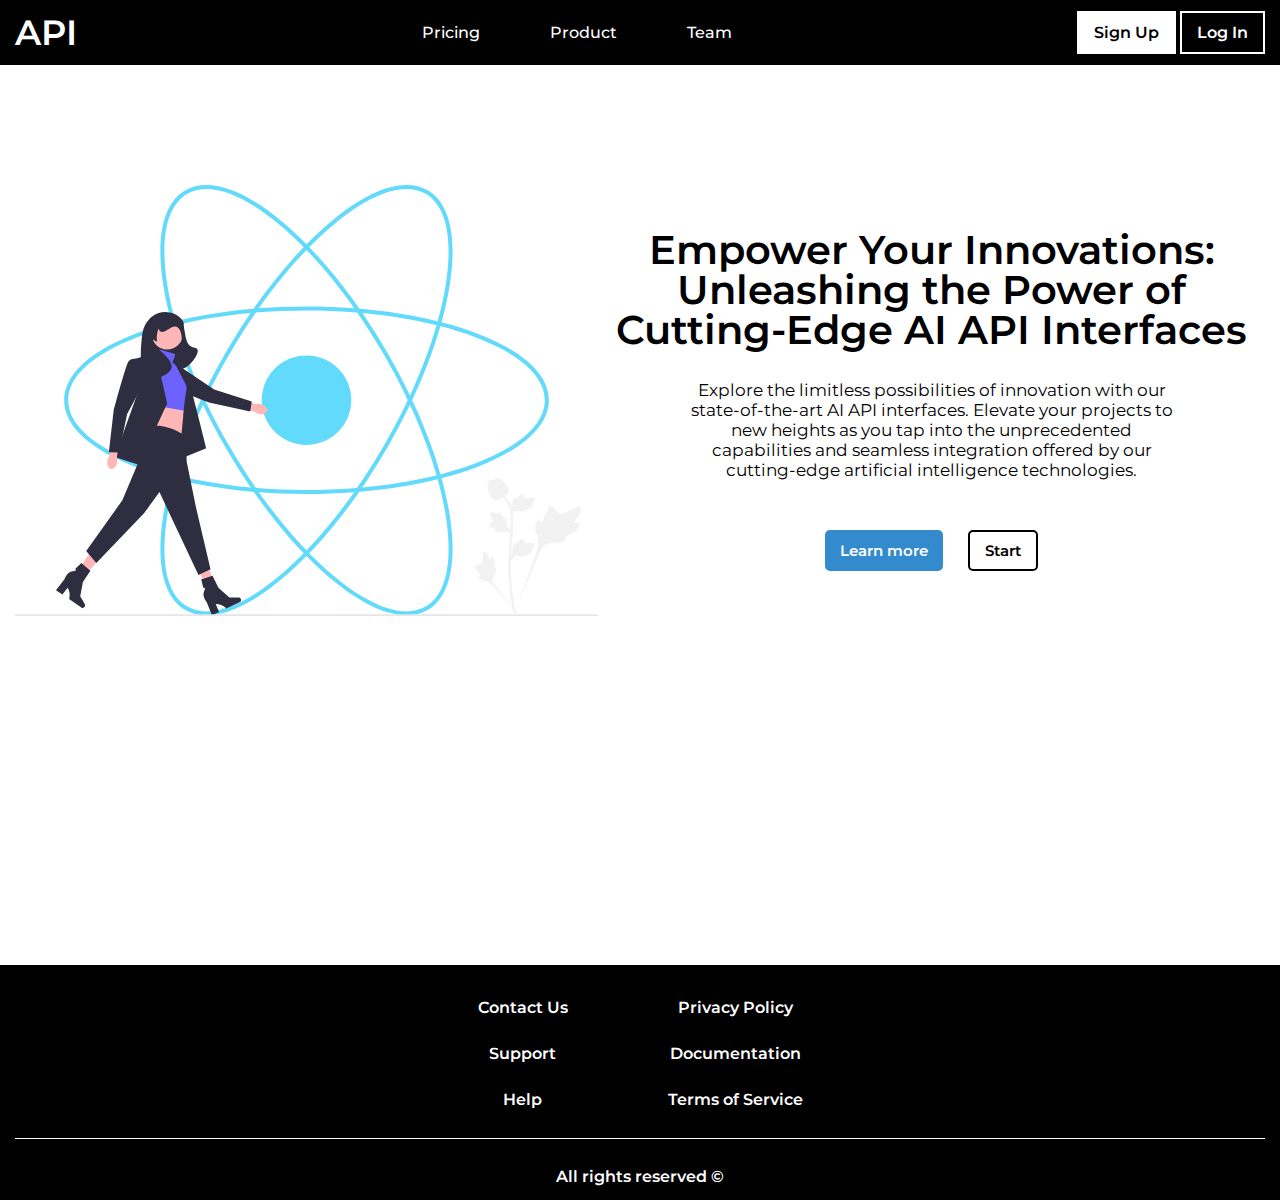
<file: index.html>
<!DOCTYPE html>
<html lang="en">
<head>
    <meta charset="UTF-8">
    <meta name="viewport" content="width=device-width, initial-scale=1.0">
    <link rel="stylesheet" href="style.css">
    <title>Document</title>
</head>
<body>
    <div class="wrapper">
        <header class="header">
            <div class="header__container _container">
                <h2 class="header__title">API</h1>
                <nav class="header__menu menu">
                    <ul class="menu__list">
                        <a class="menu__link" href="pages/pricing.html" target="_blank"><li class="menu__item">Pricing</li></a>
                        <a class="menu__link" href="pages/product.html" target="_blank"><li class="menu__item">Product</li></a>
                        <a class="menu__link" href="pages/team.html" target="_blank"><li class="menu__item">Team</li></a>
                    </ul>
                </nav>
                <div class="header__buttons">
                    <a class="menu__link__sign" href="#">Sign Up</a>
                    <a class="menu__link__login" href="#">Log In</a>
                </div>
                <div class="header__burger">
                    <span></span>
                </div>
            </div>
        </header>

        <main class="main">
            <section class="main__first-block first-block">
                <div class="first-block__container _container">
                    <div class="first__block__row row">
                        <img class="row__image" src="img/imgs/home/01.svg" alt="">
                    </div>
                    <div class="second__block__row row__2">
                        <h1 class="row__2__title">Empower Your Innovations: Unleashing the Power of Cutting-Edge AI API Interfaces</h1>
                        <p class="row__2__description">
                            Explore the limitless possibilities of innovation with our state-of-the-art AI API interfaces. Elevate your projects to new heights as you tap into the unprecedented capabilities and seamless integration offered by our cutting-edge artificial intelligence technologies.
                        </p>
                        <div class="row__2__buttons">
                            <button class="row__2__learn">Learn more</button>
                            <button class="row__2__start">Start</button>
                        </div>
                    </div>
                </div>
            </section>
        </main>


        <footer class="footer">
            <div class="footer__container _container">
                <nav class="footer__menu">
                    <ul class="footer__menu__list">
                        <li class="footer__menu__item">Contact Us</li>
                        <li class="footer__menu__item">Support</li>
                        <li class="footer__menu__item">Help</li>
                    </ul>
                    <ul class="footer__menu__list">
                        <li class="footer__menu__item">Privacy Policy</li>
                        <li class="footer__menu__item">Documentation</li>
                        <li class="footer__menu__item">Terms of Service </li>
                    </ul>
                </nav>
                <hr class="footer__line">
                <p class="footer__copyright">All rights reserved ©</p>
            </div>
        </footer>
    </div>
</body>
</html>
</file>
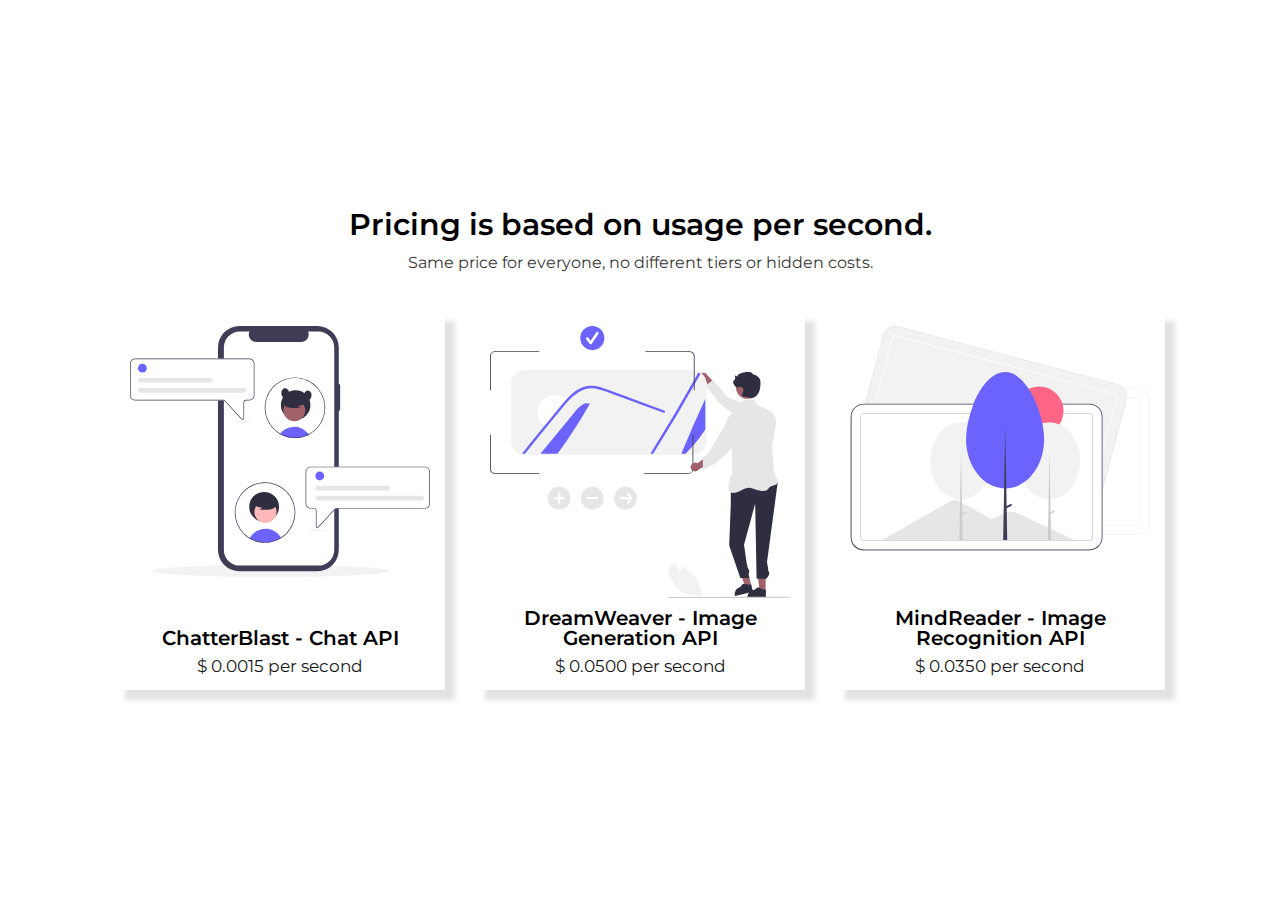
<file: pages/pricing.html>
<!DOCTYPE html>
<html lang="en">
<head>
    <meta charset="UTF-8">
    <meta name="viewport" content="width=device-width, initial-scale=1.0">
    <link rel="stylesheet" href="css/pricing.css">
    <title>Document</title>
</head>
<body>
    <div class="wrapper">
        <section class="pricing__block">
            <div class="pricing__container _container">
                <h2 class="pricing__title">Pricing is based on usage per second.</h2>
                <div class="pricing__subtitle">Same price for everyone, no different tiers or hidden costs.</div>
                <div class="pricing__cards cards">
                    <div class="cards__body">
                        <div class="cards__image">
                            <img class="cards__img" src="../img/imgs/pricing/undraw_chatting_re_j55r.svg" alt="">
                        </div>
                        <div class="cards__text">
                            <div class="cards__title">ChatterBlast - Chat API</div>
                            <div class="cards__subtitle">$ 0.0015 per second</div>
                        </div>
                    </div>
                    <div class="cards__body">
                        <div class="cards__image">
                            <img class="cards__img" src="../img/imgs/pricing/undraw_image_viewer_re_7ejc.svg" alt="">
                        </div>
                        <div class="cards__text">
                            <div class="cards__title">DreamWeaver - Image Generation API</div>
                            <div class="cards__subtitle">$ 0.0500 per second</div>
                        </div>
                    </div>
                    <div class="cards__body last">
                        <div class="cards__image">
                            <img class="cards__img" src="../img/imgs/pricing/undraw_images_re_0kll.svg" alt="">
                        </div>
                        <div class="cards__text">
                            <div class="cards__title">MindReader - Image Recognition API</div>
                            <div class="cards__subtitle">$ 0.0350 per second</div>
                        </div>
                    </div>
                </div>
            </div>
        </section>
    </div>
</body>
</html>
</file>
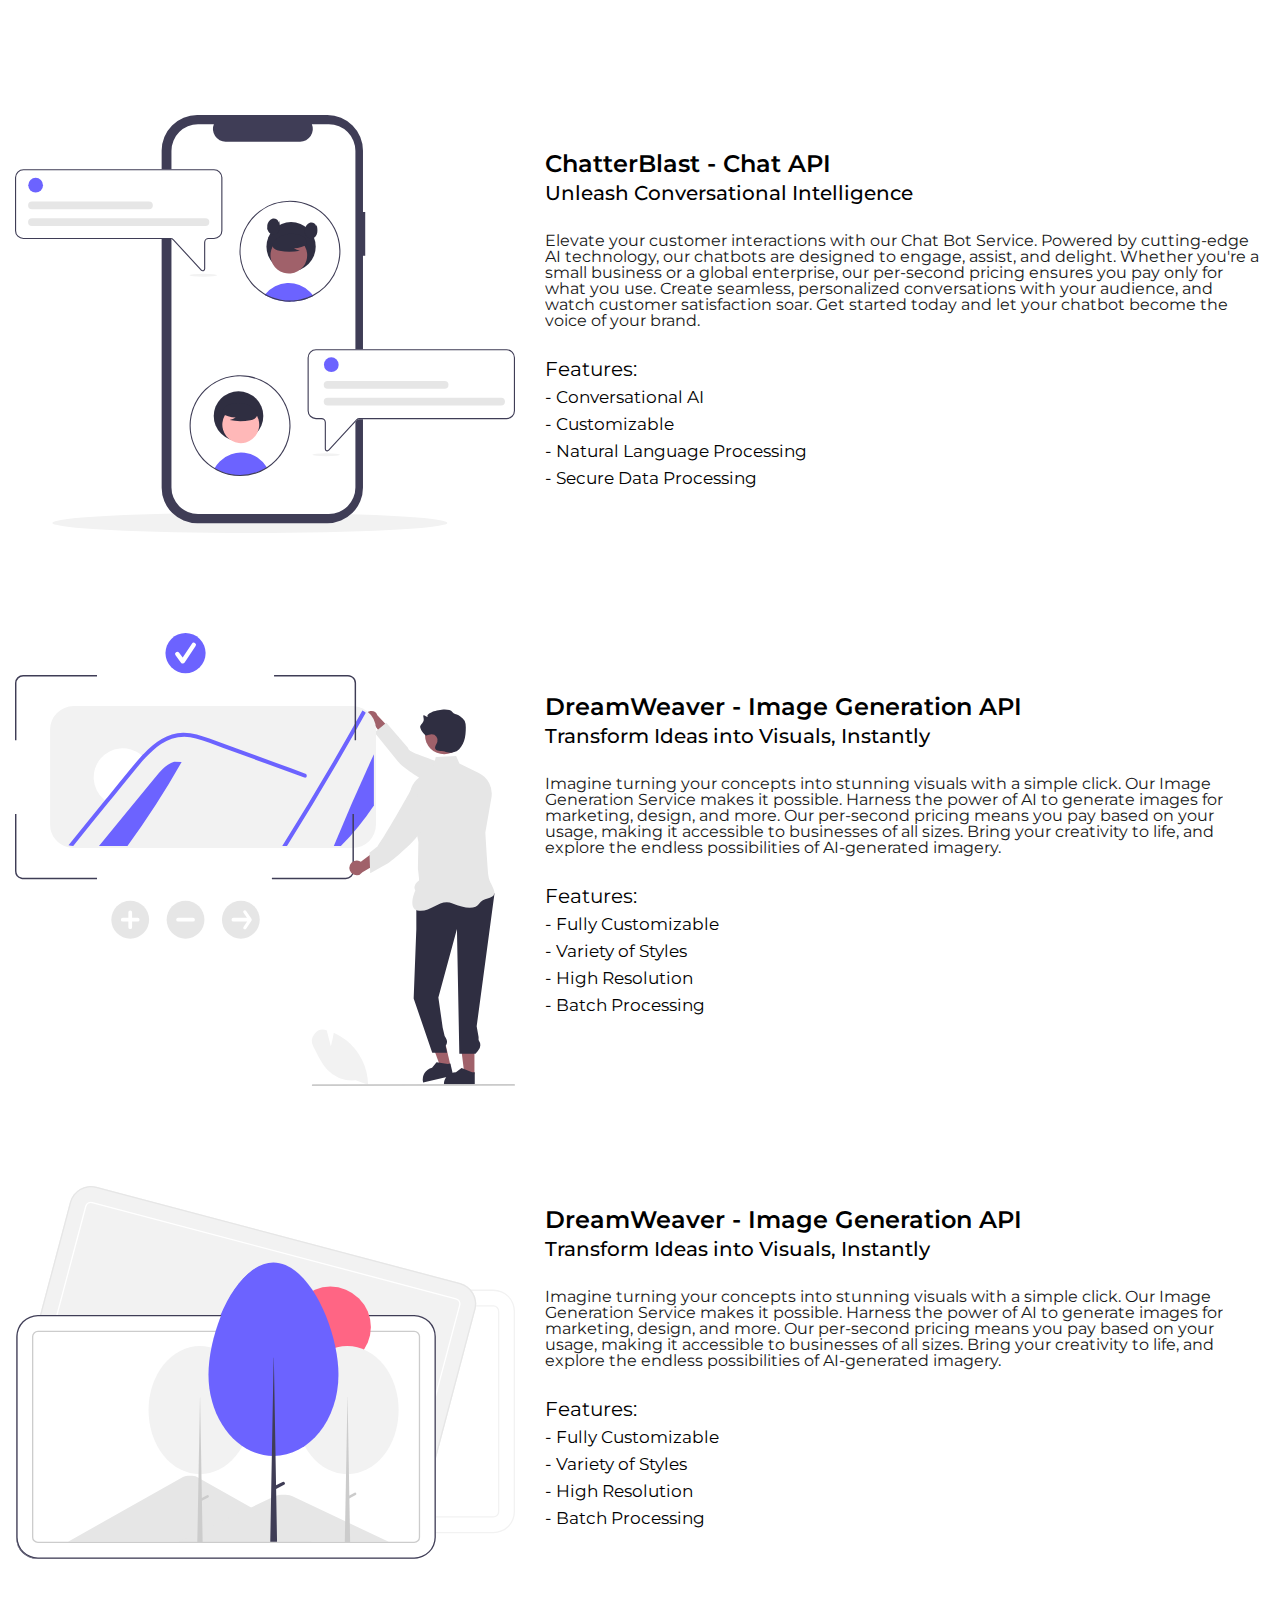
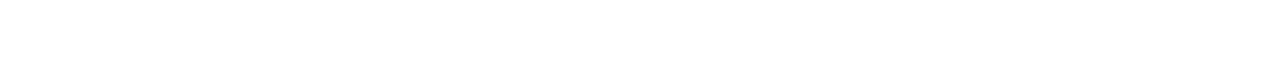
<file: pages/product.html>
<!DOCTYPE html>
<html lang="en">
<head>
    <meta charset="UTF-8">
    <meta name="viewport" content="width=device-width, initial-scale=1.0">
    <link rel="stylesheet" href="css/product.css">
    <title>Document</title>
</head>
<body>
    <div class="wrapper">
        <section class="product__block">
            <div class="product__container _container">
                <div class="product__cards cards">
                    <div class="cards__body">
                        <div class="cards__image">
                            <img src="../img/imgs/product/undraw_chatting_re_j55r.svg" alt="" class="cards__img">
                        </div>
                        <div class="cards__text">
                            <h2 class="cards__title">ChatterBlast - Chat API</h2>
                            <div class="cards__subtitle">Unleash Conversational Intelligence</div>
                            <div class="cards__description">Elevate your customer interactions with our Chat Bot Service.
                                Powered by cutting-edge AI technology, our chatbots are designed to engage, assist, and delight.
                                Whether you're a small business or a global enterprise, our per-second pricing ensures you pay only for what you use.
                                Create seamless, personalized conversations with your audience, and watch customer satisfaction soar.
                                Get started today and let your chatbot become the voice of your brand.</div>
                            <ul class="cards__features">
                                <li class="cards__main__feature">Features:</li>
                                <ul class="cards__sub__features">
                                    <li class="cards__feature">- Conversational AI</li>
                                    <li class="cards__feature">- Customizable</li>
                                    <li class="cards__feature">- Natural Language Processing</li>
                                    <li class="cards__feature">- Secure Data Processing</li>
                                </ul>
                            </ul>
                        </div>
                    </div>
                    <div class="cards__body">
                        <div class="cards__image">
                            <img src="../img/imgs/product/undraw_image_viewer_re_7ejc.svg" alt="" class="cards__img">
                        </div>
                        <div class="cards__text">
                            <h2 class="cards__title">DreamWeaver - Image Generation API</h2>
                            <div class="cards__subtitle">Transform Ideas into Visuals, Instantly</div>
                            <div class="cards__description">Imagine turning your concepts into stunning visuals with a simple click.
                                Our Image Generation Service makes it possible.
                                Harness the power of AI to generate images for marketing, design, and more.
                                Our per-second pricing means you pay based on your usage, making it accessible to businesses of all sizes.
                                Bring your creativity to life, and explore the endless possibilities of AI-generated imagery.</div>
                            <ul class="cards__features">
                                <li class="cards__main__feature">Features:</li>
                                <ul class="cards__sub__features">
                                    <li class="cards__feature">- Fully Customizable</li>
                                    <li class="cards__feature">- Variety of Styles</li>
                                    <li class="cards__feature">- High Resolution</li>
                                    <li class="cards__feature">- Batch Processing</li>
                                </ul>
                            </ul>
                        </div>
                    </div>
                    <div class="cards__body">
                        <div class="cards__image">
                            <img src="../img/imgs/product/undraw_images_re_0kll.svg" alt="" class="cards__img">
                        </div>
                        <div class="cards__text">
                            <h2 class="cards__title">DreamWeaver - Image Generation API</h2>
                            <div class="cards__subtitle">Transform Ideas into Visuals, Instantly</div>
                            <div class="cards__description">Imagine turning your concepts into stunning visuals with a simple click.
                                Our Image Generation Service makes it possible.
                                Harness the power of AI to generate images for marketing, design, and more.
                                Our per-second pricing means you pay based on your usage, making it accessible to businesses of all sizes.
                                Bring your creativity to life, and explore the endless possibilities of AI-generated imagery.</div>
                            <ul class="cards__features">
                                <li class="cards__main__feature">Features:</li>
                                <ul class="cards__sub__features">
                                    <li class="cards__feature">- Fully Customizable</li>
                                    <li class="cards__feature">- Variety of Styles</li>
                                    <li class="cards__feature">- High Resolution</li>
                                    <li class="cards__feature">- Batch Processing</li>
                                </ul>
                            </ul>
                        </div>
                        
                    </div>
                </div>
            </div>
        </section>
    </div>
</body>
</html>
</file>
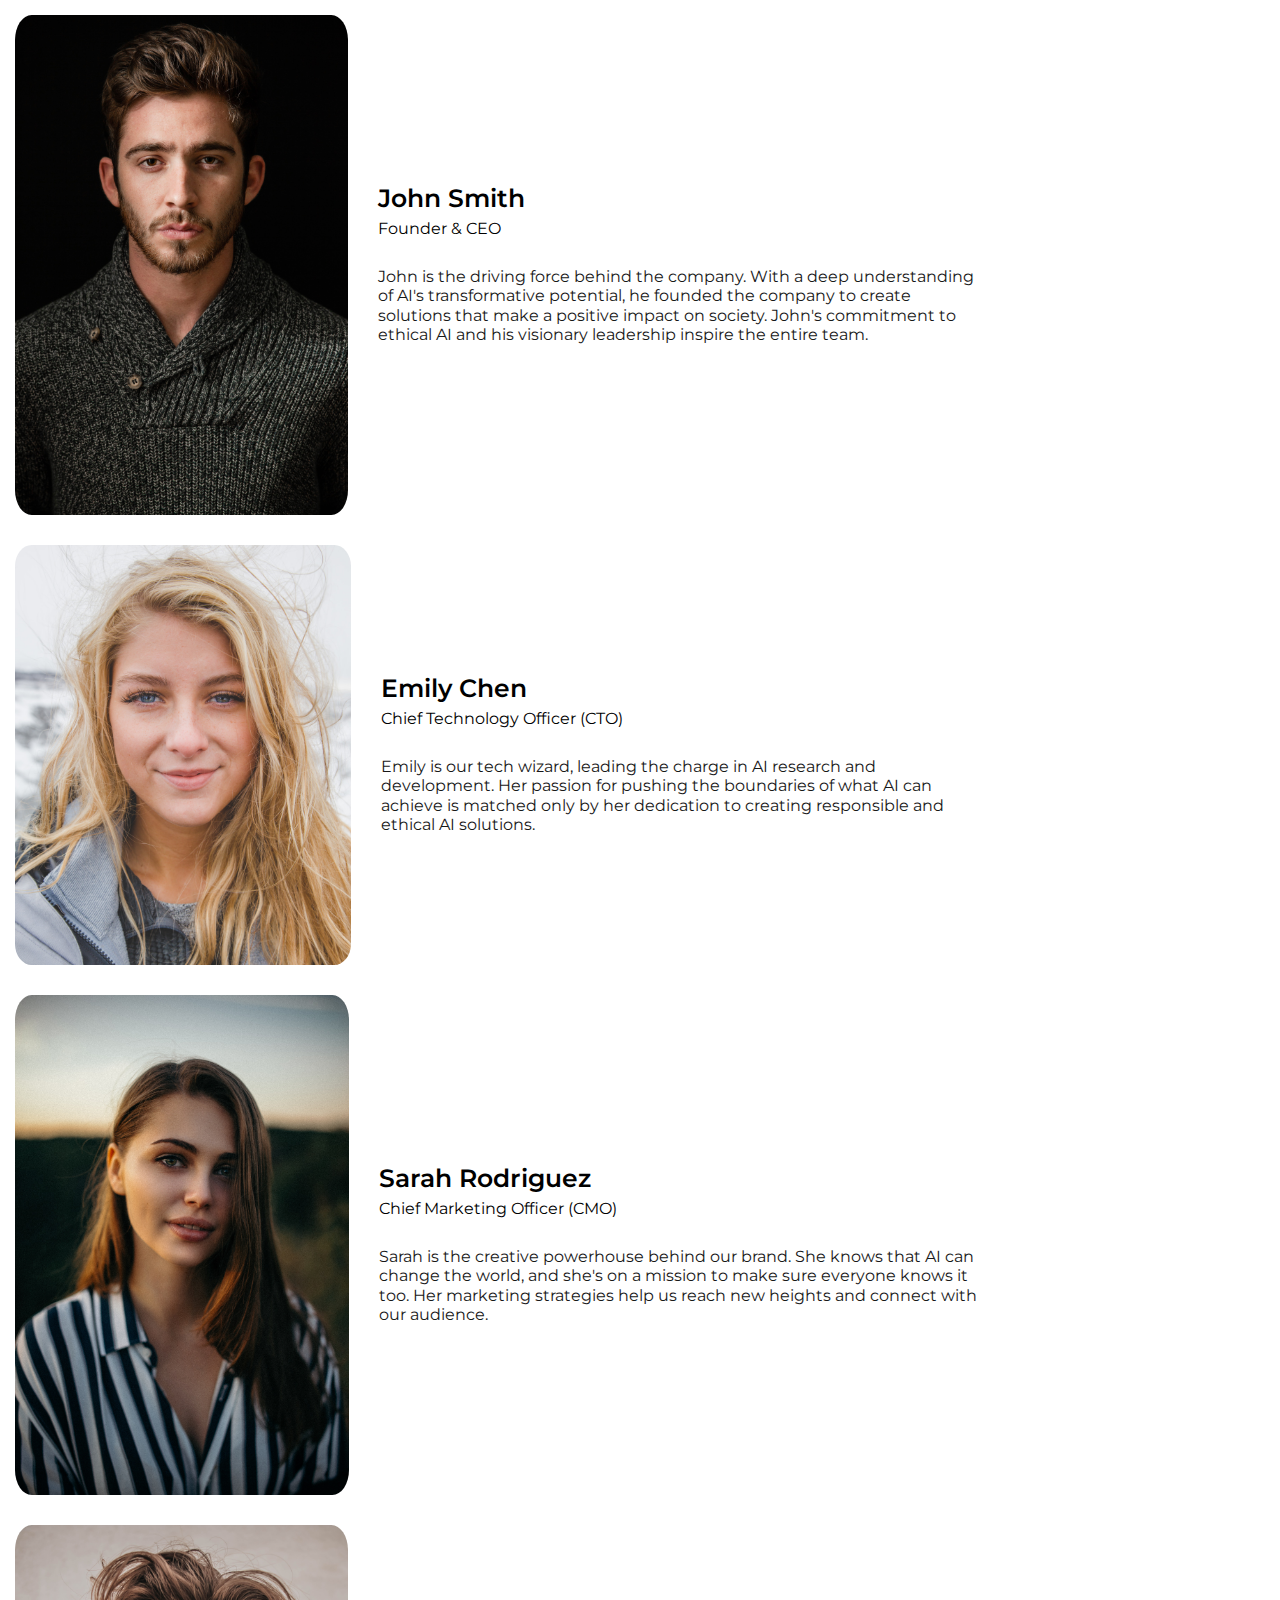
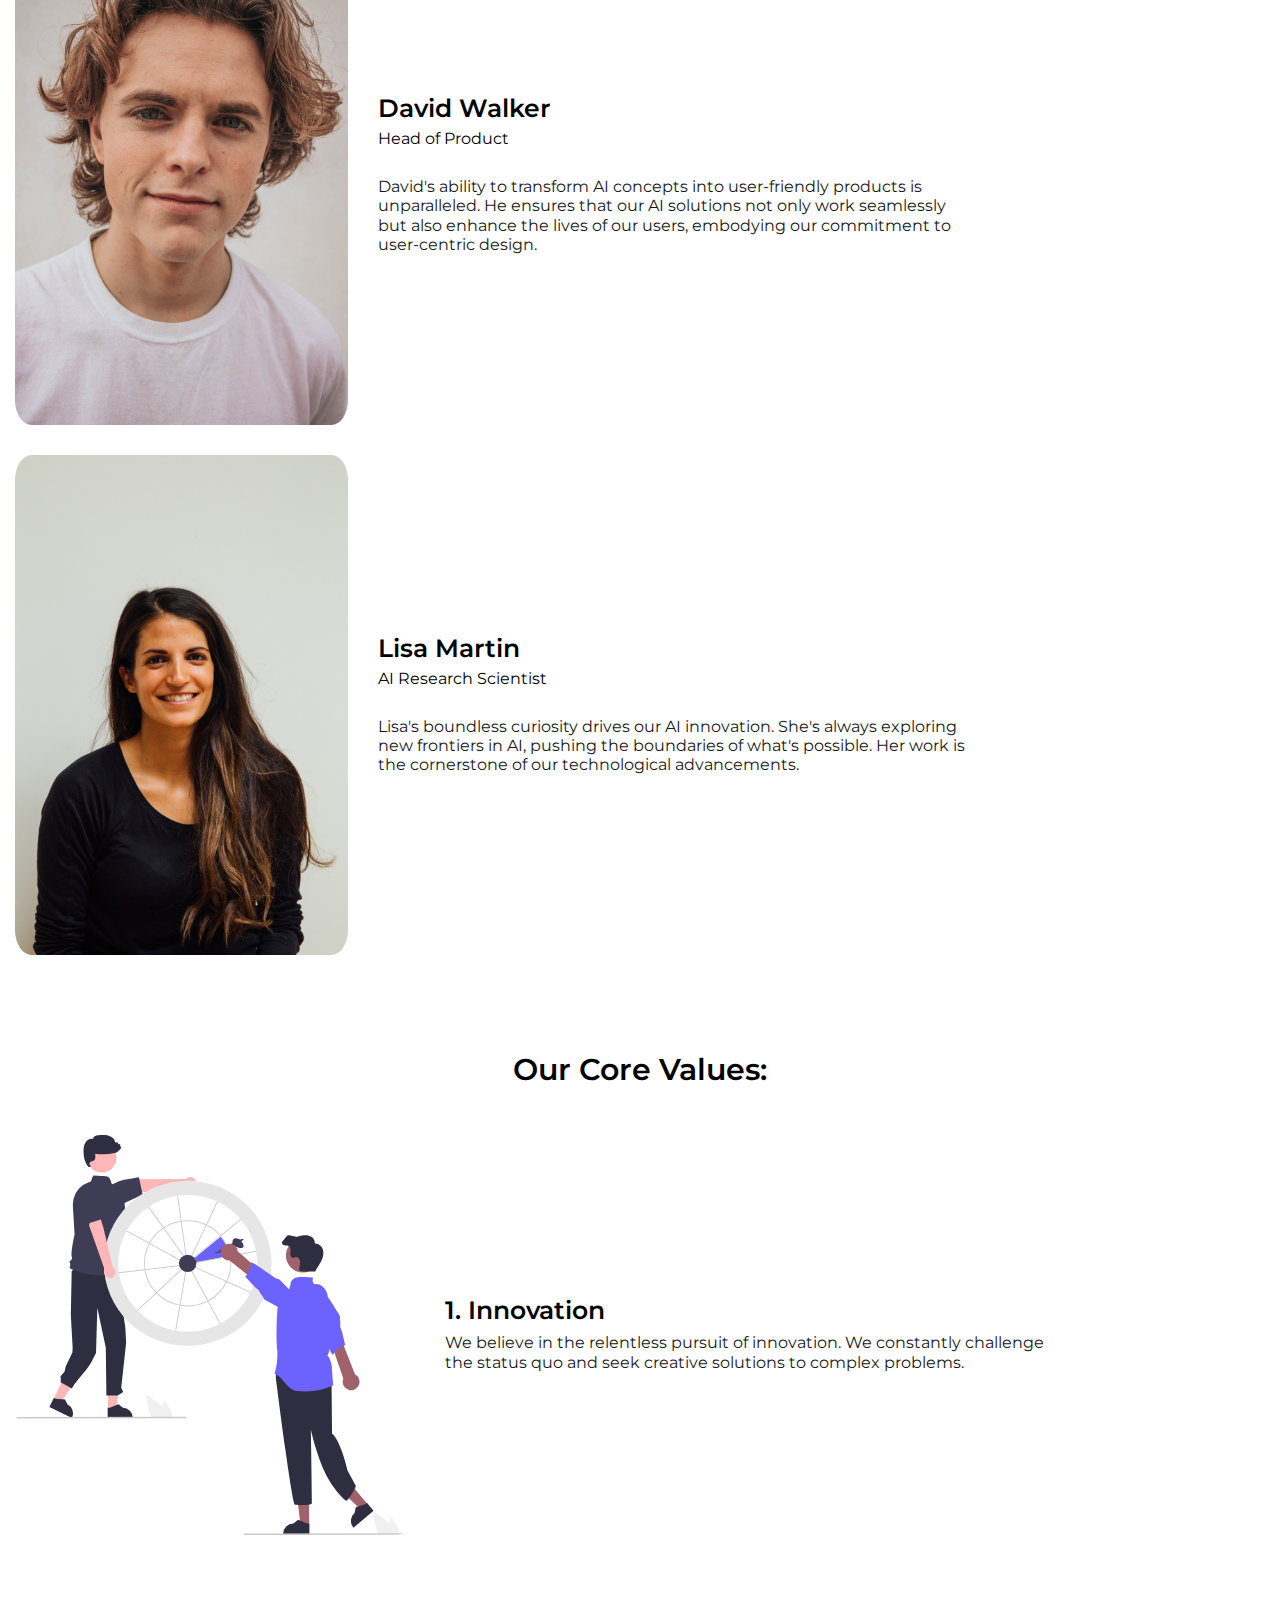
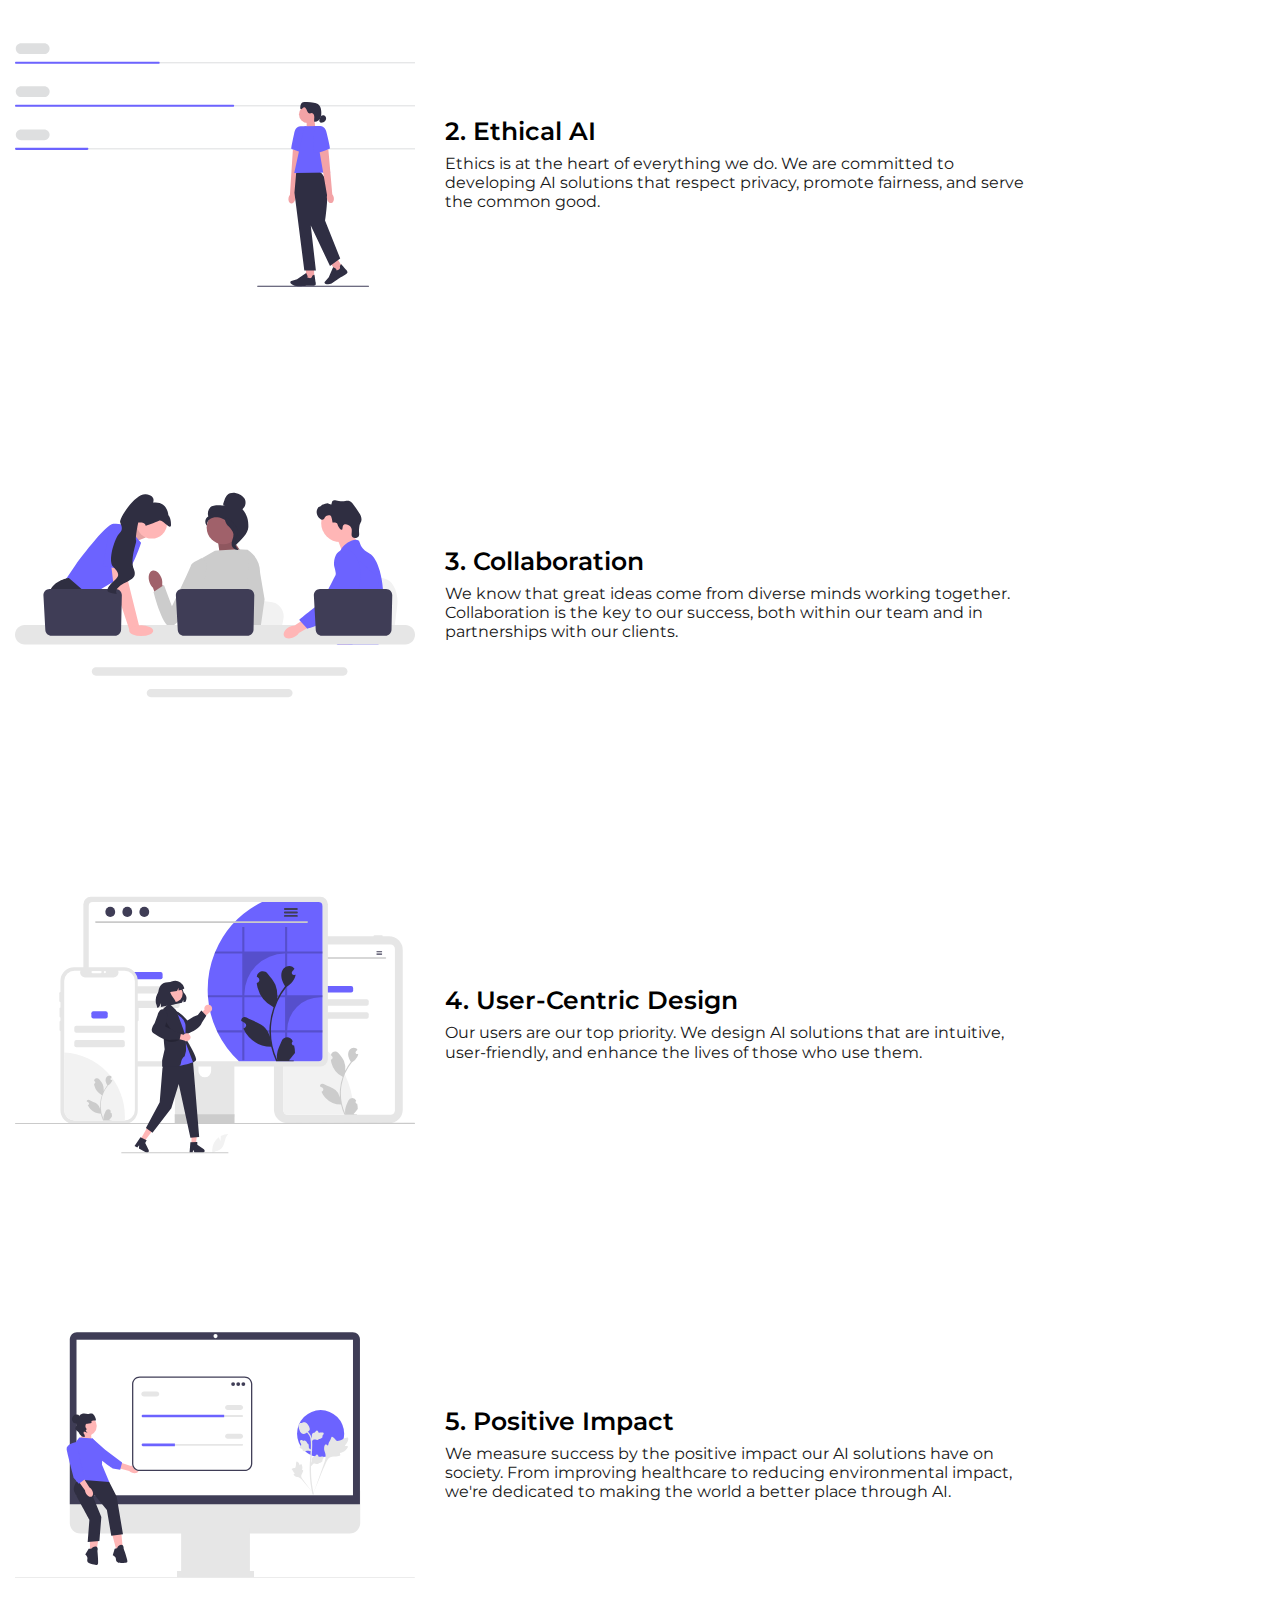
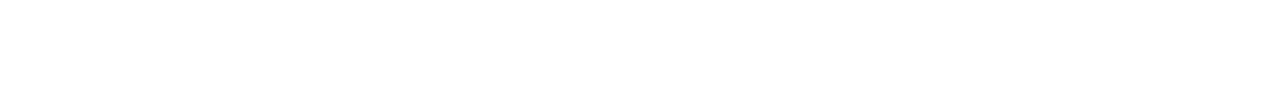
<file: pages/team.html>
<!DOCTYPE html>
<html lang="en">
<head>
    <meta charset="UTF-8">
    <meta name="viewport" content="width=device-width, initial-scale=1.0">
    <link rel="stylesheet" href="css/team.css">
    <title>Document</title>
</head>
<body>
    <div class="wrapper">
        <section class="team__block">
            <div class="team__container _container">
                <div class="team__cards cards">
                    <div class="cards__body">
                        <div class="cards__image">
                            <img src="../img/imgs/team/albert-dera-ILip77SbmOE-unsplash.jpg" alt="" class="cards__img">
                        </div>
                        <div class="cards__text">
                            <div class="cards__name">John Smith</div>
                            <div class="cards__rank">Founder & CEO</div>
                            <div class="cards__description">John is the driving force behind the company. With a deep understanding of AI's transformative potential, he founded the company to create solutions that make a positive impact on society. John's commitment to ethical AI and his visionary leadership inspire the entire team.
                            </div>
                        </div>
                    </div>
                    <div class="cards__body">
                        <div class="cards__image">
                            <img src="../img/imgs/team/connor-wilkins-2crxTr4jCkc-unsplash.jpg" alt="" class="cards__img img__1">
                        </div>
                        <div class="cards__text">
                            <div class="cards__name">Emily Chen</div>
                            <div class="cards__rank">Chief Technology Officer (CTO)</div>
                            <div class="cards__description">Emily is our tech wizard, leading the charge in AI research and development. Her passion for pushing the boundaries of what AI can achieve is matched only by her dedication to creating responsible and ethical AI solutions.
                            </div>
                        </div>
                    </div>
                    <div class="cards__body">
                        <div class="cards__image">
                            <img src="../img/imgs/team/stefan-stefancik-QXevDflbl8A-unsplash.jpg" alt="" class="cards__img">
                        </div>
                        <div class="cards__text">
                            <div class="cards__name">Sarah Rodriguez</div>
                            <div class="cards__rank">Chief Marketing Officer (CMO)</div>
                            <div class="cards__description">Sarah is the creative powerhouse behind our brand. She knows that AI can change the world, and she's on a mission to make sure everyone knows it too. Her marketing strategies help us reach new heights and connect with our audience.
                            </div>
                        </div>
                    </div>
                    <div class="cards__body">
                        <div class="cards__image">
                            <img src="../img/imgs/team/austin-wade-X6Uj51n5CE8-unsplash.jpg" alt="" class="cards__img">
                        </div>
                        <div class="cards__text">
                            <div class="cards__name">David Walker</div>
                            <div class="cards__rank">Head of Product</div>
                            <div class="cards__description">David's ability to transform AI concepts into user-friendly products is unparalleled. He ensures that our AI solutions not only work seamlessly but also enhance the lives of our users, embodying our commitment to user-centric design.
                            </div>
                        </div>
                    </div>
                    <div class="cards__body">
                        <div class="cards__image">
                            <img src="../img/imgs/team/stephanie-liverani-Zz5LQe-VSMY-unsplash.jpg" alt="" class="cards__img">
                        </div>
                        <div class="cards__text">
                            <div class="cards__name">Lisa Martin</div>
                            <div class="cards__rank">AI Research Scientist</div>
                            <div class="cards__description">Lisa's boundless curiosity drives our AI innovation. She's always exploring new frontiers in AI, pushing the boundaries of what's possible. Her work is the cornerstone of our technological advancements.
                            </div>
                        </div>
                    </div>
                    <h1 class="cards__title">Our Core Values:</h1>
                    <div class="cards__body">
                        <div class="cards__image">
                            <img src="../img/imgs/team/innovation.svg" alt="" class="cards__img">
                        </div>
                        <div class="cards__text">
                            <div class="cards__name">1. Innovation</div>
                            <div class="cards__description">We believe in the relentless pursuit of innovation. We constantly challenge the status quo and seek creative solutions to complex problems.
                            </div>
                        </div>
                    </div>
                    <div class="cards__body">
                        <div class="cards__image">
                            <img src="../img/imgs/team/ethicalAI.svg" alt="" class="cards__img">
                        </div>
                        <div class="cards__text">
                            <div class="cards__name">2. Ethical AI</div>
                            <div class="cards__description">Ethics is at the heart of everything we do. We are committed to developing AI solutions that respect privacy, promote fairness, and serve the common good.
                            </div>
                        </div>
                    </div>
                    <div class="cards__body">
                        <div class="cards__image">
                            <img src="../img/imgs/team/collaboration.svg" alt="" class="cards__img">
                        </div>
                        <div class="cards__text">
                            <div class="cards__name">3. Collaboration</div>
                            <div class="cards__description">We know that great ideas come from diverse minds working together. Collaboration is the key to our success, both within our team and in partnerships with our clients.
                            </div>
                        </div>
                    </div>
                    <div class="cards__body">
                        <div class="cards__image">
                            <img src="../img/imgs/team/design.svg" alt="" class="cards__img">
                        </div>
                        <div class="cards__text">
                            <div class="cards__name">4. User-Centric Design</div>
                            <div class="cards__description">Our users are our top priority. We design AI solutions that are intuitive, user-friendly, and enhance the lives of those who use them.
                            </div>
                        </div>
                    </div>
                    <div class="cards__body">
                        <div class="cards__image">
                            <img src="../img/imgs/team/impact.svg" alt="" class="cards__img">
                        </div>
                        <div class="cards__text">
                            <div class="cards__name">5. Positive Impact</div>
                            <div class="cards__description">We measure success by the positive impact our AI solutions have on society. From improving healthcare to reducing environmental impact, we're dedicated to making the world a better place through AI.
                            </div>
                        </div>
                    </div>
                </div>        
            </div>
        </section>
    </div>
</body>
</html>
</file>
<file: style.css>
@import url('https://fonts.googleapis.com/css2?family=Montserrat:ital,wght@0,100;0,200;0,300;0,400;0,500;0,600;0,700;0,800;0,900;1,100;1,200;1,300;1,400;1,500;1,600;1,700;1,800;1,900&display=swap');

/* CSS reset style */
*{
	padding: 0;
	margin: 0;
	border: 0;     
}
*, *:before, *:after{
	-moz-box-sizing: border-box;
	-webkit-box-sizing: border-box;
	box-sizing: border-box;
}
:focus, :active{outline: none;}
a:focus, a:active{outline: none;}

nav,footer,header,aside{display: block;}


html, body{
	height: 100%;
	width: 100%;
	font-style: 100%;
	line-height: 1;
	font-style: 14px;
	-ms-text-size-adjust: 100%;
	-moz-text-size-adjust: 100%;
	-webkit-text-size-adjust: 100%;
}
input, button, textarea{font-family: inherit;}

input::-ms-clear{display:none;}
button{cursor: pointer;}
button::-moz-focus-inner{padding: 0;border: 0;}
a, a:visited{text-decoration: none;}
a:hover{text-decoration: none;}
ul li{list-style-type: none;}
img{vertical-align: top;}

h1,h2, h3, h4, h5, h6{font-style: inherit; font-weight: 400;}

/* CSS reset style */

/* =========Technical block=============================== */


body {
    font-family: 'Montserrat', sans-serif;
}

.wrapper {
	min-height: 100%;
	display: flex;
	flex-direction: column;
    overflow: hidden;
}

._container {
    max-width: 1320px;
    margin: 0 auto;
    padding: 15px;
}

/* ======================================== */

/* ========Header================================ */


.header {
	background: #000;
	color: #fff;
}

.menu__link {
	color: #fff;
}

.header__container {
    display: flex;
	justify-content: space-between;
	align-items: center;
}

.header__title {
	font-weight: 600;
	font-size: 35px;
}	

.header__burger {
    display: none;
    position: relative;
    z-index: 50;    
    align-items: center;
    justify-content: flex-end;
    width: 30px;
    height: 18px;
}

.header__burger span {
    height: 2px;
    width: 80%;
    transform: scale(1);
    background-color: #6f6e6e;
}

.header__burger::before, .header__burger::after {
    content: "";
    position: absolute;
    height: 2px;
    width: 100%;
    background-color: #6f6e6e;
    transition: all 0.3s ease 0s;
}

.header__burger::before {top: 0;}
.header__burger::after {bottom: 0;}

.header__burger.active span {transform: scale(0);}

.header__burger.active::before {
    top: 50%;
    transform: rotate(-45deg) translate(0, -50%);
}

.header__burger.active::after {
    top: 50%;
    transform: rotate(45deg) translate(0, 50%);
}

.menu__list {
    display: flex;
	gap: 70px;
	align-items: center;
}


.menu__link__sign {
	color: #000;
	font-weight: 600; 	
	border: 2px solid #fff;
	background-color: #fff;
	padding: 10px 15px;
}

.menu__link__sign:hover {
	background-color: #000;
	color: #fff;
}

.menu__link__login {
	color: #fff;
	font-weight: 600;
	border: 2px solid #fff;
	padding: 10px 15px;
}

.menu__link__login:hover {
	background-color: #fff;
	border: 2px solid #000;
	color: #000;
}
.menu__item {
	font-weight: 500;
}

.menu__item:hover {
	color: #bab8b8;
	cursor: pointer;
}

@media (max-width: 640px) {
	.header__burger {
        display: flex;
    }

    .header__menu {
        display: none;
        flex-direction: column;
        position: fixed;
        height: 100%;
        width: 100%;
        top: 0; bottom: 0; left: 0; right: 0;
        z-index: 50;
        overflow-y: auto;
        padding: 50px 40px;
        background-color: #000;
        animation: burgerAnimation 0.4s;
    }

    .header__menu ul {
        flex-direction: column;
        row-gap: 30px;
    }

    @keyframes burgerAnimation {
        from {opacity: 0;}
        to {opacity: 1;}
    }

	.header__buttons {
		display: none;
	}
}

/* ==========MAIN================================ */


.main {
	flex: 1 1 auto;
	min-height: 100vh;
}

.first-block__container {
	padding-top: 120px;
	position: relative;
	z-index: 50;
	display: flex;
	justify-content: space-between;
	align-items: center;
}

.second__block__row {
	display: flex;	
	flex-direction: column;
	align-items: center;
}

.row__2__description {
	max-width: 500px;
	text-align: center;
	font-size: 17px;
	line-height: 20px;
	margin-bottom: 50px;
}

.row__2__title {
	margin-bottom: 30px;
	text-align: center;
	font-size: 40px;
	font-weight: 600;
}

.row__2__learn {
	background-color: rgb(51, 138, 205);
	color: #fff;
	padding: 10px 15px;
	font-size: 15px;
	font-weight: 600;
	border-radius: 5px;
}

.row__2__learn:hover {
	color: #e8e6e6;
}

.row__2__start {
	border: 2px solid #000;
	background-color: #fff;
	padding: 9px 15px;
	font-size: 15px;
	font-weight: 600;
	border-radius: 5px;
}

.row__2__start:hover {
	background-color: #000;
	color: #fff;
}

.row__2__buttons {
	display: flex;
	gap: 25px;
}



@media(min-width: 1920px) {
	.first-block__container {
		padding-top: 300px;
	}
}
 
@media(max-width:1200px){
    .row__2__title {
		font-size: 30px;
	}
	.row__2__description {
		font-size: 15px;
	}
	.row__image {
		max-width: 500px;
	}
}

@media(max-width: 949px) {
	.first-block__container {
		flex-wrap: wrap;
	}
	.first-block__container {
		justify-content: center;
	}
	.row__image {
		margin-bottom: 40px;
	}

	.row__2__description {
		margin-bottom: 25px;
	}
	.row__2__buttons {
		gap: 40px;
		padding-bottom: 20px;
	}
}

@media (max-width: 600px) {
	.row__2__title {
		font-size: 20px;
		margin-bottom: 15px;
	}
	.row__2__description {
		font-size: 13px;
	}
	.row__image {
		max-width: 300px;
	}

	.row__2__buttons {
		flex-direction: column;
		gap: 10px;
		padding-bottom: 20px;
	} 
}



/* ==========FOOTER============================= */


.footer {
	color: #fff;
	background-color: #000;
}

.footer__container {
	text-align: center;	
}

.footer__menu {
	display: flex;
	justify-content: center;
	gap: 100px;
	padding-top: 20px;
}


.footer__menu__item {
	margin-bottom: 30px;
	font-weight: 600;
	cursor: pointer;
}

.footer__menu__item:hover {
	color: #e7e5e5;
}

.footer__menu__item:last-child {
	margin-bottom: 0px;
}

.footer__line {
	border: none; 
	border-top: 1px solid #ffffff; 
	margin: 30px 0; 
}

.footer__copyright {
	font-weight: 600;
}

@media (max-width: 370px) {
	.footer__menu {
		gap: 50px;
	}	
}
</file>
<file: pages/css/pricing.css>
@import url('https://fonts.googleapis.com/css2?family=Montserrat:ital,wght@0,100;0,200;0,300;0,400;0,500;0,600;0,700;0,800;0,900;1,100;1,200;1,300;1,400;1,500;1,600;1,700;1,800;1,900&display=swap');

/* CSS reset style */
*{
	padding: 0;
	margin: 0;
	border: 0;     
}
*, *:before, *:after{
	-moz-box-sizing: border-box;
	-webkit-box-sizing: border-box;
	box-sizing: border-box;
}
:focus, :active{outline: none;}
a:focus, a:active{outline: none;}

nav,footer,header,aside{display: block;}


html, body{
	height: 100%;
	width: 100%;
	font-style: 100%;
	line-height: 1;
	font-style: 14px;
	-ms-text-size-adjust: 100%;
	-moz-text-size-adjust: 100%;
	-webkit-text-size-adjust: 100%;
}
input, button, textarea{font-family: inherit;}

input::-ms-clear{display:none;}
button{cursor: pointer;}
button::-moz-focus-inner{padding: 0;border: 0;}
a, a:visited{text-decoration: none;}
a:hover{text-decoration: none;}
ul li{list-style-type: none;}
img{vertical-align: top;}

h1,h2, h3, h4, h5, h6{font-style: inherit; font-weight: 400;}

/* CSS reset style */

/* =========Technical block=============================== */


body {
    font-family: 'Montserrat', sans-serif;
}

.wrapper {
    min-height: 100%;
	display: flex;
	flex-direction: column;
    overflow: hidden;
}

._container {
    max-width: 1320px;
    margin: 0 auto;
    padding: 15px;
	min-height: 100vh;
}

/* ======================================== */


.pricing__container {
    display: flex;
    flex-direction: column;
    align-items: center;
	justify-content: center;
}

.pricing__title {
	font-weight: 600;
	font-size: 30px;
	margin-bottom: 15px;
}

.pricing__subtitle {
	opacity: 0.8;
}

.pricing__cards {
	padding-top: 40px;
	display: flex;
	flex-wrap: wrap;
	gap: 30px;
}


.cards__body {
	box-shadow: 10px 10px 5px rgb(226, 226, 226);
}

.cards__image {
	margin-bottom: 10px;
	flex: 1 1 auto;
}

.cards__img {
	max-height: 300px;
	max-width: 300px;
}

.cards__text {
	text-align: center;
}

.cards__title {
	font-size: 20px;
	font-weight: 600;
	margin-bottom: 10px;
	max-width: 300px;
}

.cards__subtitle {
	font-size: 17px;
	opacity: 0.9;
}

.cards__body {
	padding: 15px;
	display: flex;
	flex-direction: column;
}

.cards__body:hover {
	transform: scale(1.1);
}

@media (max-width: 1080px) {
	.pricing__cards{
		display: flex;
		justify-content: center;
	}


	.last {
		align-items: center;
		flex: 0 1 50%;
	}
}

@media (max-width: 768px) {
	.pricing__title {
		padding-top: 20px;
		font-size: 25px;
	}

	.pricing__subtitle {
		font-size: 14px;
		margin-bottom: 30px;
	}
}

@media (max-width: 515px) {
	.pricing__title {
		text-align: center;
	}
	.pricing__subtitle {
		text-align: center;
	}
}
</file>
<file: pages/css/product.css>
@import url('https://fonts.googleapis.com/css2?family=Montserrat:ital,wght@0,100;0,200;0,300;0,400;0,500;0,600;0,700;0,800;0,900;1,100;1,200;1,300;1,400;1,500;1,600;1,700;1,800;1,900&display=swap');

/* CSS reset style */
*{
	padding: 0;
	margin: 0;
	border: 0;     
}
*, *:before, *:after{
	-moz-box-sizing: border-box;
	-webkit-box-sizing: border-box;
	box-sizing: border-box;
}
:focus, :active{outline: none;}
a:focus, a:active{outline: none;}

nav,footer,header,aside{display: block;}


html, body{
	height: 100%;
	width: 100%;
	font-style: 100%;
	line-height: 1;
	font-style: 14px;
	-ms-text-size-adjust: 100%;
	-moz-text-size-adjust: 100%;
	-webkit-text-size-adjust: 100%;
}
input, button, textarea{font-family: inherit;}

input::-ms-clear{display:none;}
button{cursor: pointer;}
button::-moz-focus-inner{padding: 0;border: 0;}
a, a:visited{text-decoration: none;}
a:hover{text-decoration: none;}
ul li{list-style-type: none;}
img{vertical-align: top;}

h1,h2, h3, h4, h5, h6{font-style: inherit; font-weight: 400;}

/* CSS reset style */

/* =========Technical block=============================== */


body {
    font-family: 'Montserrat', sans-serif;
}

.wrapper {
    min-height: 100%;
	display: flex;
	flex-direction: column;
    overflow: hidden;
}

._container {
    max-width: 1320px;
    margin: 0 auto;
    padding: 15px;
	min-height: 100vh;
}

/* ======================================== */


.product__container {
    display: flex;
    flex-direction: column;
    align-items: center;
    justify-content: center;
}

.product__block {
    padding-top: 100px;
}


.cards__body {
    display: flex;
    align-items: center;
    gap: 30px;
    margin-bottom: 100px;
}

.cards__title {
    font-weight: 600;
    margin-bottom: 7px;
}

.cards__subtitle {
    font-size: 20px;
    font-weight: 500;
    margin-bottom: 30px;
}

.cards__description {
    opacity: 0.9;
    margin-bottom: 30px;
}

.cards__img {
    max-width: 500px;
    max-height: 500px;
}

.cards__main__feature {
    font-size: 20px;
    font-weight: 400;
    margin-bottom: 10px;
}

.cards__feature {
    font-size: 17px;
    margin-bottom: 10px;
}

@media (max-width: 750px) {
    .cards__body {
        flex-direction: column;
    }

    .cards__text {
        text-align: center;
    }
    
}

@media (max-width: 580px) {
    .cards__img {
        max-width: 300px;
        max-height: 300px;
    }
}
</file>
<file: pages/css/team.css>
@import url('https://fonts.googleapis.com/css2?family=Montserrat:ital,wght@0,100;0,200;0,300;0,400;0,500;0,600;0,700;0,800;0,900;1,100;1,200;1,300;1,400;1,500;1,600;1,700;1,800;1,900&display=swap');

/* CSS reset style */
*{
	padding: 0;
	margin: 0;
	border: 0;     
}
*, *:before, *:after{
	-moz-box-sizing: border-box;
	-webkit-box-sizing: border-box;
	box-sizing: border-box;
}
:focus, :active{outline: none;}
a:focus, a:active{outline: none;}

nav,footer,header,aside{display: block;}


html, body{
	height: 100%;
	width: 100%;
	font-style: 100%;
	line-height: 1;
	font-style: 14px;
	-ms-text-size-adjust: 100%;
	-moz-text-size-adjust: 100%;
	-webkit-text-size-adjust: 100%;
}
input, button, textarea{font-family: inherit;}

input::-ms-clear{display:none;}
button{cursor: pointer;}
button::-moz-focus-inner{padding: 0;border: 0;}
a, a:visited{text-decoration: none;}
a:hover{text-decoration: none;}
ul li{list-style-type: none;}
img{vertical-align: top;}

h1,h2, h3, h4, h5, h6{font-style: inherit; font-weight: 400;}

/* CSS reset style */

/* =========Technical block=============================== */


body {
    font-family: 'Montserrat', sans-serif;
}

.wrapper {
    min-height: 100%;
	display: flex;
	flex-direction: column;
    overflow: hidden;
}

._container {
    max-width: 1320px;
    margin: 0 auto;
    padding: 15px;
	min-height: 100vh;
}

/* ======================================== */


.cards__body {
    display: flex;
    align-items: center;
    gap: 30px;
    margin-bottom: 30px;
}

.cards__img {
    max-width: 500px;
    max-height: 500px;
    border-radius: 5%;
}

.cards__name {
    font-size: 25px;
    font-weight: 600;
    margin-bottom: 10px;
}

.cards__rank {
    margin-bottom: 30px;
}

.cards__description {
    opacity: 0.9;
    max-width: 600px;
    line-height: 120%;
}

.img__1 {
    max-width: 400px;
    max-height: 420px;
}

.cards__title {
    padding-top: 70px;
    font-weight: 600;
    font-size: 30px;
    text-align: center;
    margin-bottom: 50px;
}

@media (max-width: 670px) {
    .cards__body {
        flex-direction: column;
    }
    
    .cards__text {
        text-align: center;
    }

    .cards__img {
        max-width: 300px;
    }
}
</file>
